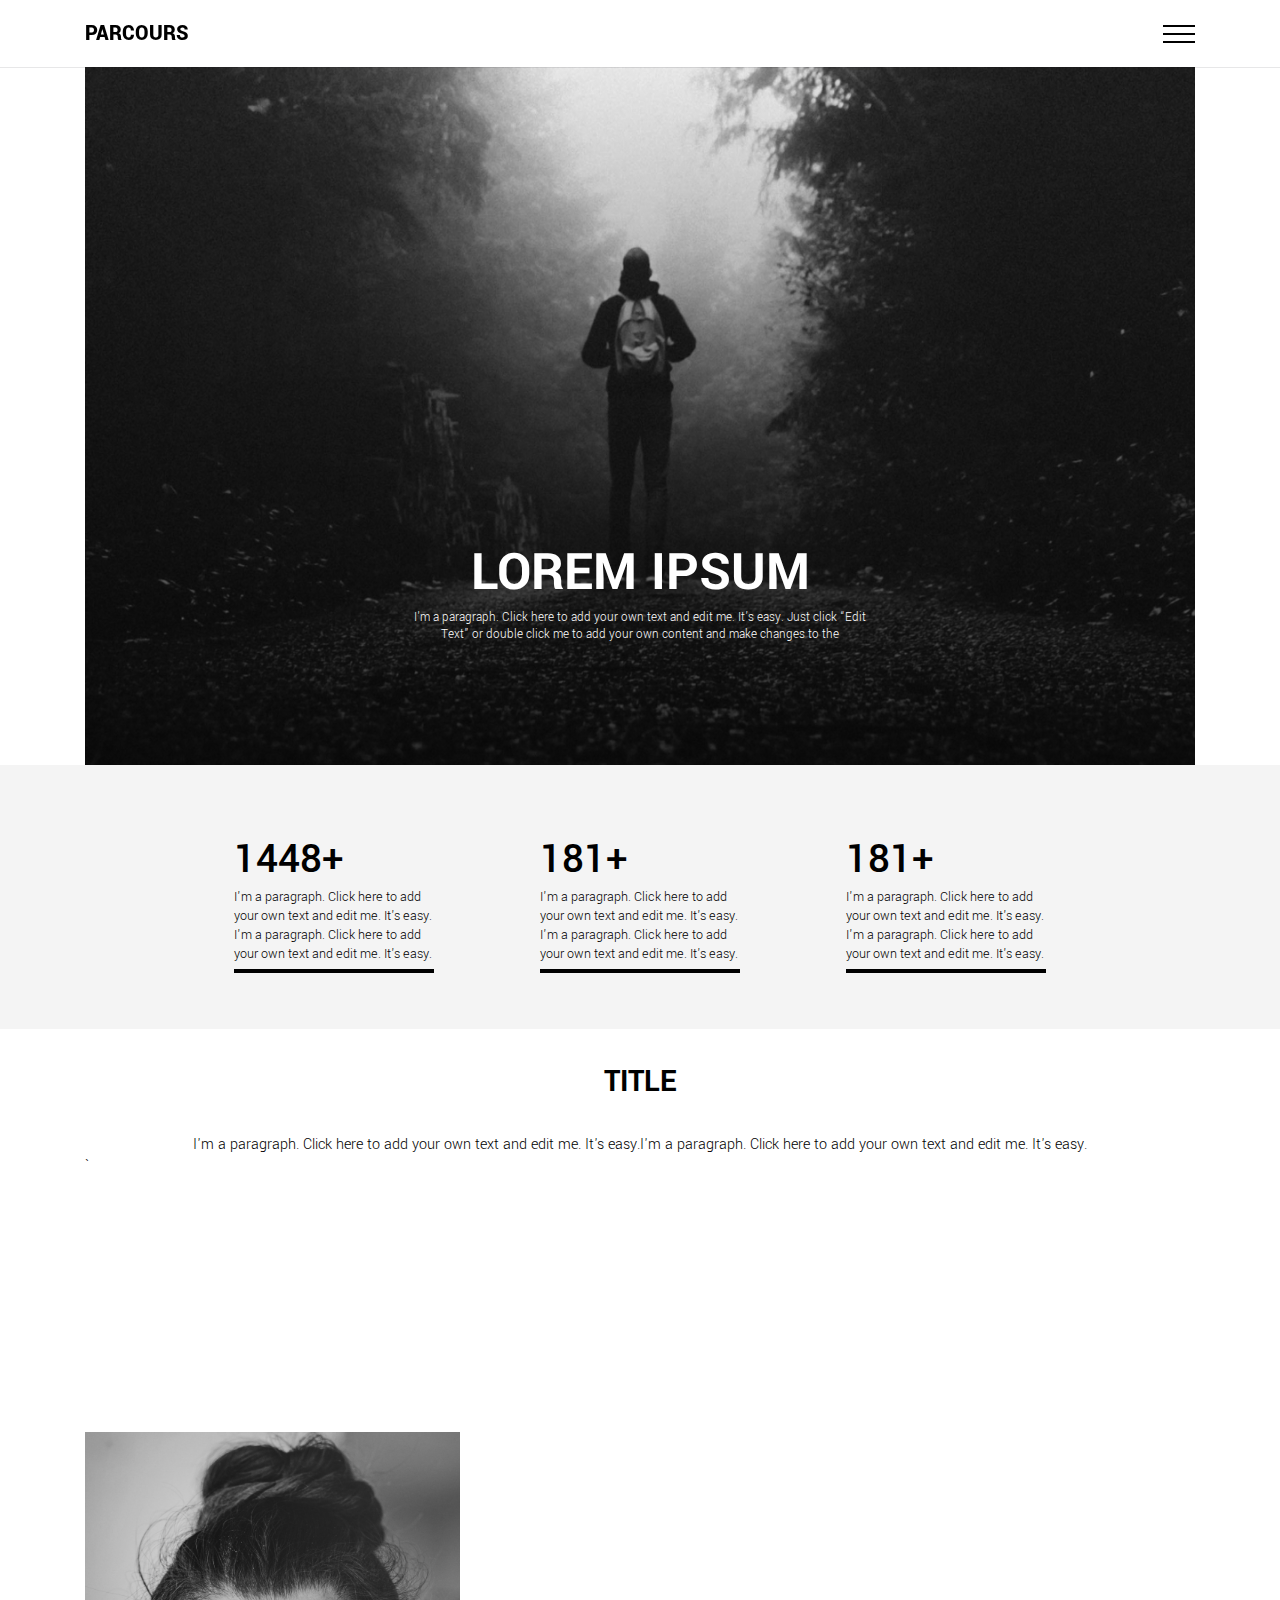
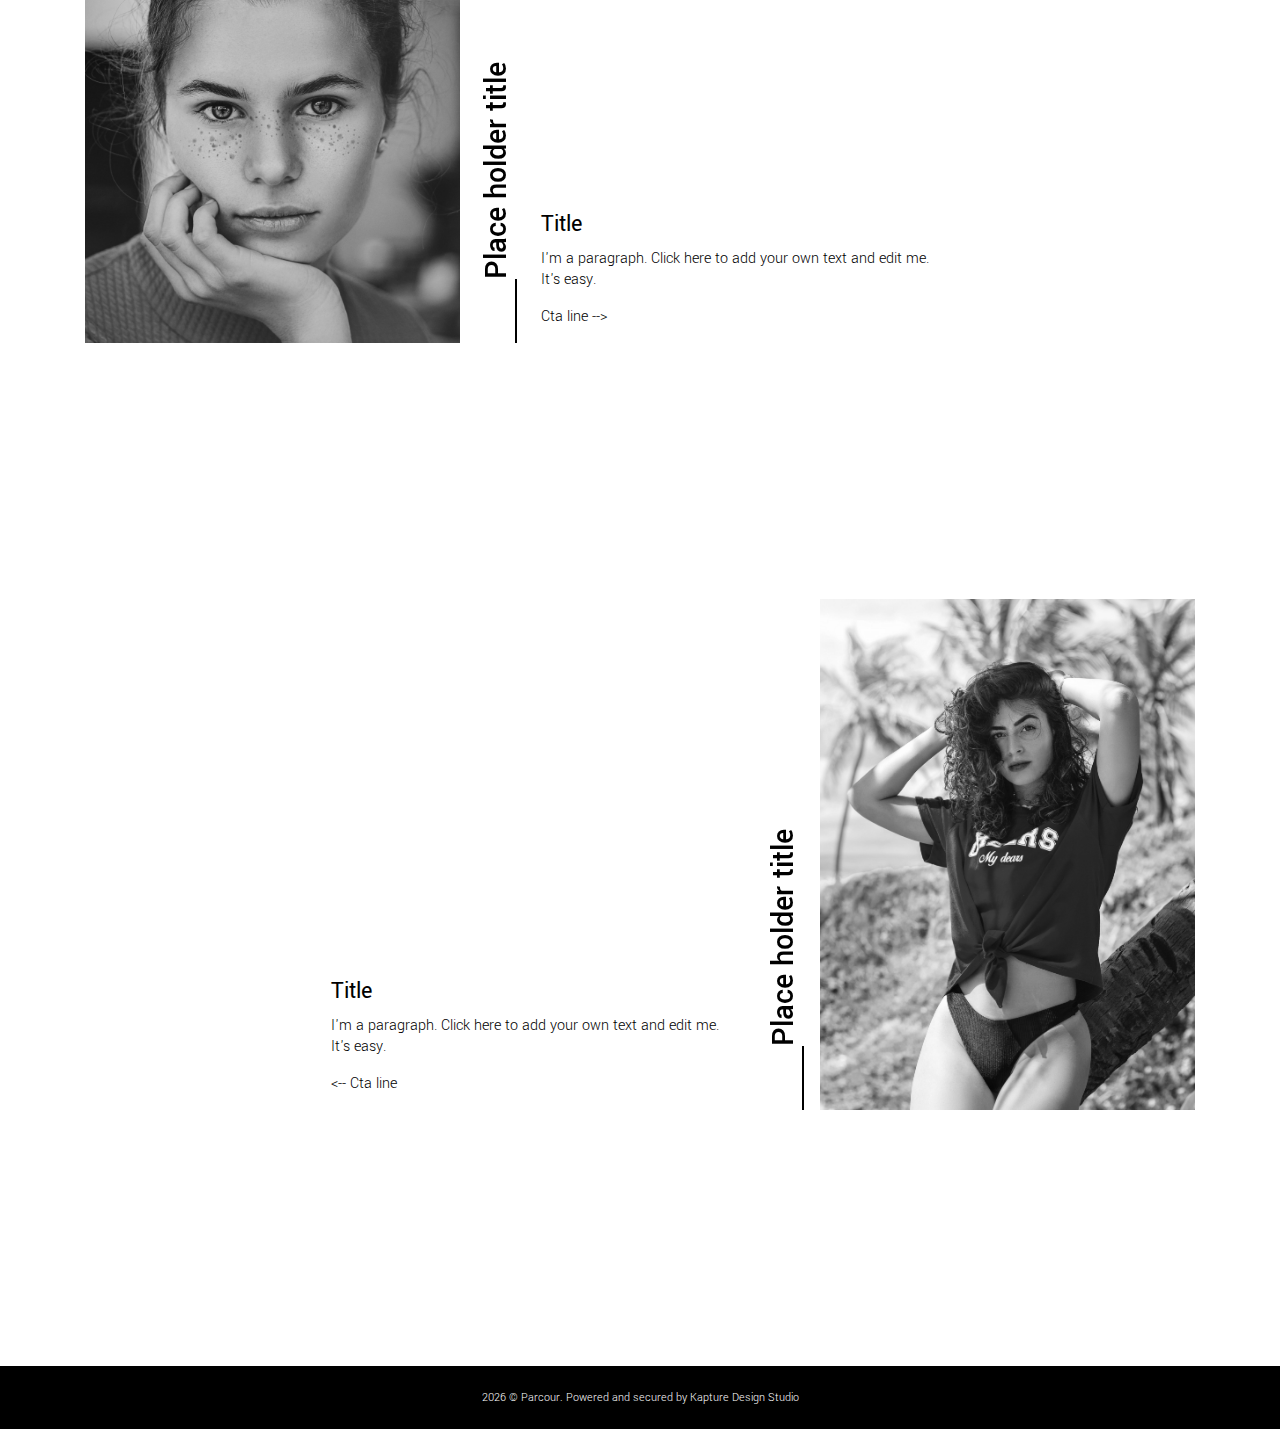
<file: index.html>
<!DOCTYPE html>
<html lang="en">

<head>
    <meta charset="UTF-8">
    <meta http-equiv="X-UA-Compatible" content="IE=edge">
    <meta name="viewport" content="width=device-width, initial-scale=1.0">
    <link rel="stylesheet" href="./css/variable.css">
    <link rel="stylesheet" href="./css/style.css">
    <!-- <script src="https: cdn.jsdelivr.net/npm/axios/dist/axios.min.js"></script> -->
    <title>Document</title>
</head>

<body>






    <!-- header  -->
    <header>
        <nav>
            <div class="logoname">PARCOURS</div>
            <div class="toggle-menu">
                <span></span>

            </div>



        </nav>
        <div class="links-container">
            <ul class="links">
                <li class="link "><a href="/index.html">Home</a></li>
                <li class="link "><a href="/about.html">About</a></li>
                <li class="link "><a href="/Gallery.html">Gallery</a></li>
                <li class="link "><a href="/contact.html">Contact</a></li>
            </ul>
        </div>

    </header>


    <!-- end-header  -->


    <!-- ###### Hero #####  -->
    <section class="hero">
        <div class="hero-img-container">
            <img src="./images/hero-covert.png" alt="" class="hero-img">
            <div class="hero-text-container">
                <h1>LOREM IPSUM</h1>
                <p>I'm a paragraph. Click here to add your own text and edit me. It’s easy. Just click “Edit Text” or
                    double
                    click me to add your own content and make changes to the </p>
            </div>
        </div>

    </section>




    <!-- ###### end Hero #####  -->
    <!-- ###### Section #####  -->

    <section class="section-one-main">
        <div class="section-one">

            <div class="sct-num-inc">
                <span class="numb" data-value="8000"></span>
                <p>I'm a paragraph.
                    Click here to add your own text and edit me.
                    It's easy.
                    I'm a paragraph.
                    Click here to add your own text and edit me.
                    It's easy.</p>


            </div>

            <div class="sct-num-inc">
                <span class="numb" data-value="400"></span>
                <p>I'm a paragraph.
                    Click here to add your own text and edit me.
                    It's easy.
                    I'm a paragraph.
                    Click here to add your own text and edit me.
                    It's easy. </p>


            </div>

            <div class="sct-num-inc">
                <span class="numb" data-value="1000"></span>
                <p>I'm a paragraph.
                    Click here to add your own text and edit me.
                    It's easy.
                    I'm a paragraph.
                    Click here to add your own text and edit me.
                    It's easy. </p>
            </div>

        </div>
    </section>

    <!-- ###### End of Section #####  -->



    <!-- ###### Section 2 #####  -->
    <section class="box-home section2-main">
        <div class="box-home-section-center section2-box-center">
            <div class="title-section">
                <h1>Title</h1>
                <p>I'm a paragraph. Click here to add your own text and edit me. It's easy.I'm a paragraph. Click here
                    to add your own text and edit me. It's easy.</p>

            </div>




            <!-- right -->
            ` <div class="box-home-container-right section2-container-left ">

                <div class="container-text-image-left">
                    <div class="image-box-home-right image-container-left">
                        <img src="./images/sct-2-1.jpg" alt="" class="img-home-2 img-sect2-left">
                    </div>
                    <div class="text-box-home-left">

                        <div class="vertical-text-left">
                            <div></div>
                            <h2>Place holder title</h2>

                        </div>
                        <div class="normal-text-left ">
                            <h4>Title </h4>
                            <p>I'm a paragraph. Click here to add your own text and edit me. It's easy. </p>
                            <a href="">Cta line --> </a>

                        </div>
                    </div>
                </div>
            </div>

            <!-- right -->

            <div class="box-home-container-right section2-container-right ">

                <div class="container-text-image-right">
                    <div class="image-box-home-right image-container-right">
                        <img src="./images/sct-2-2jpg.jpg" alt="" class="img-home-2 img-sect2-right">
                    </div>
                    <div class="text-box-home-right">

                        <div class="vertical-text-right">
                            <div></div>
                            <h2>Place holder title</h2>
                        </div>
                        <div class="normal-text-right ">
                            <h4>Title </h4>
                            <p>I'm a paragraph. Click here to add your own text and edit me. It's easy. </p>
                            <a href=""> <-- Cta line </a>
                        </div>
                    </div>
                </div>
            </div>
        </div>

    </section>

    <footer>
        <div class="footer-box">
            <p><span class="date"></span>&copy; <span>Parcour.</span> Powered and secured by Kapture Design Studio </p>
        </div>
    </footer>


    <!-- ###### end Section 2 #####  -->
    <script src="https: unpkg.com/axios/dist/axios.min.js"></script>
    <!-- <script src="https: cdn.jsdelivr.net/npm/axios/dist/axios.min.js"></script> -->
    <script src="./js/data.js"></script>
    <script src="./js/main.js"></script>

</body>

</html>
</file>
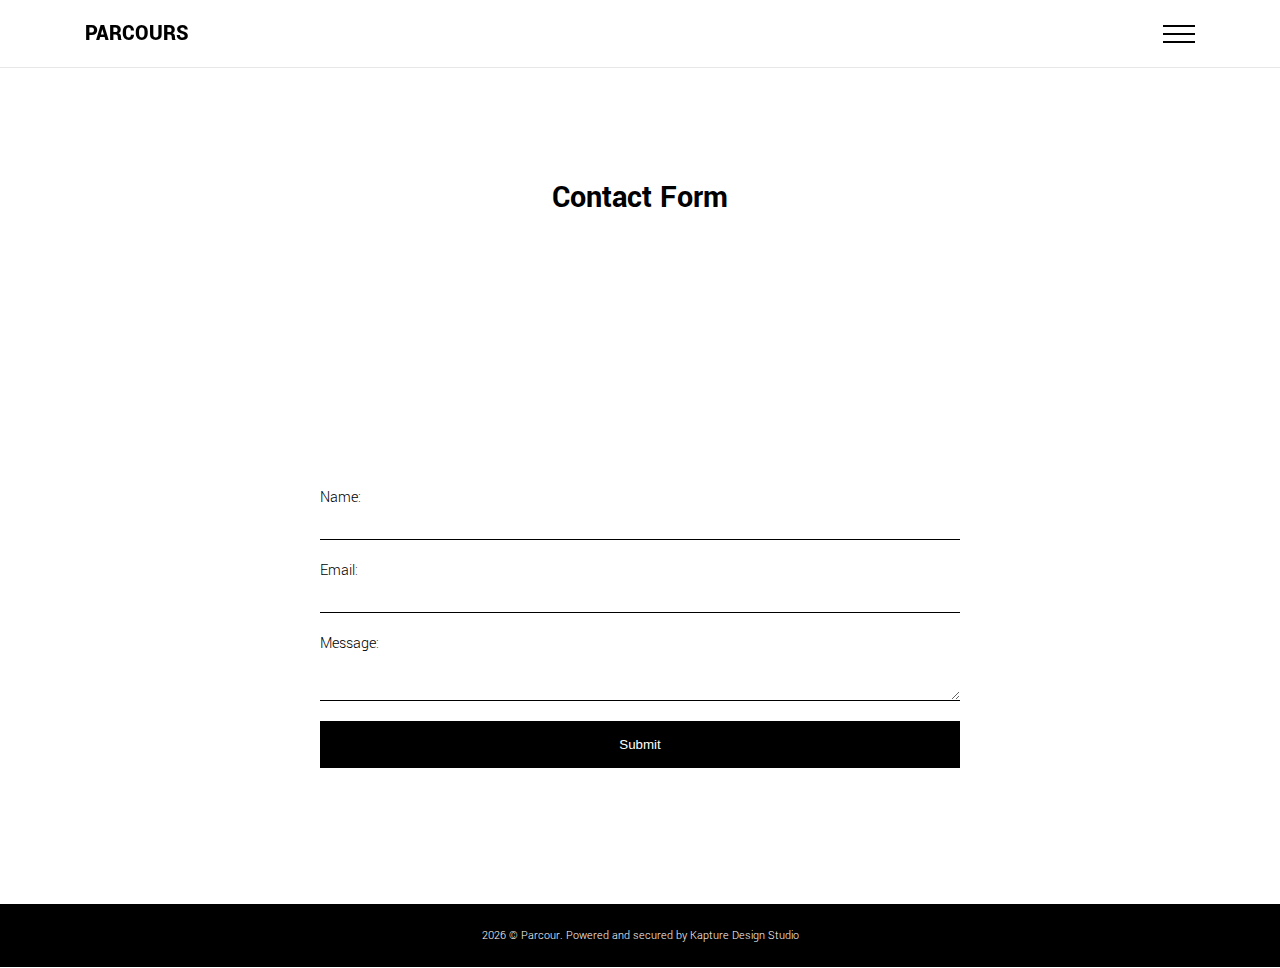
<file: contact.html>
<!DOCTYPE html>
<html lang="en">

<head>
    <meta charset="UTF-8">
    <meta http-equiv="X-UA-Compatible" content="IE=edge">
    <meta name="viewport" content="width=device-width, initial-scale=1.0">
    <link rel="stylesheet" href="./css/variable.css">
    <link rel="stylesheet" href="./css/style.css">
    <link rel="stylesheet" href="./css/contact.css">


    <!-- <script src="https: cdn.jsdelivr.net/npm/axios/dist/axios.min.js"></script> -->
    <title>Contact</title>
</head>



<header>
    <nav>
        <div class="logoname">PARCOURS</div>
        <div class="toggle-menu">
            <span></span>

        </div>



    </nav>
    <div class="links-container">
        <ul class="links">
            <li class="link "><a href="/index.html">Home</a></li>
            <li class="link "><a href="/about.html">About</a></li>
            <li class="link "><a href="/Gallery.html">Gallery</a></li>
            <li class="link "><a href="/contact.html">Contact</a></li>
        </ul>
    </div>

</header>
<section class="contact">
    <div class="title-container">
        <h1>Contact Form</h1>
    </div>




    <form id="form">
        <label for="name">Name:</label>
        <input type="text" id="username" name="username" required>

        <label for="email">Email:</label>
        <input type="email" id="email" name="email" required>

        <label for="message">Message:</label>
        <textarea id="message" name="message" required></textarea>

        <button class="btn-contact" type="submit">Submit</button>
    </form>
</section>

<footer>
    <div class="footer-box">
        <p><span class="date"></span>&copy; <span>Parcour.</span> Powered and secured by Kapture Design Studio </p>
    </div>
</footer>


<!-- ###### end Section 2 #####  -->
<script src="https: unpkg.com/axios/dist/axios.min.js"></script>
<!-- <script src="https: cdn.jsdelivr.net/npm/axios/dist/axios.min.js"></script> -->
<script src="./js/data.js"></script>
<script src="./js/main.js"></script>

</body>

</html>
</file>
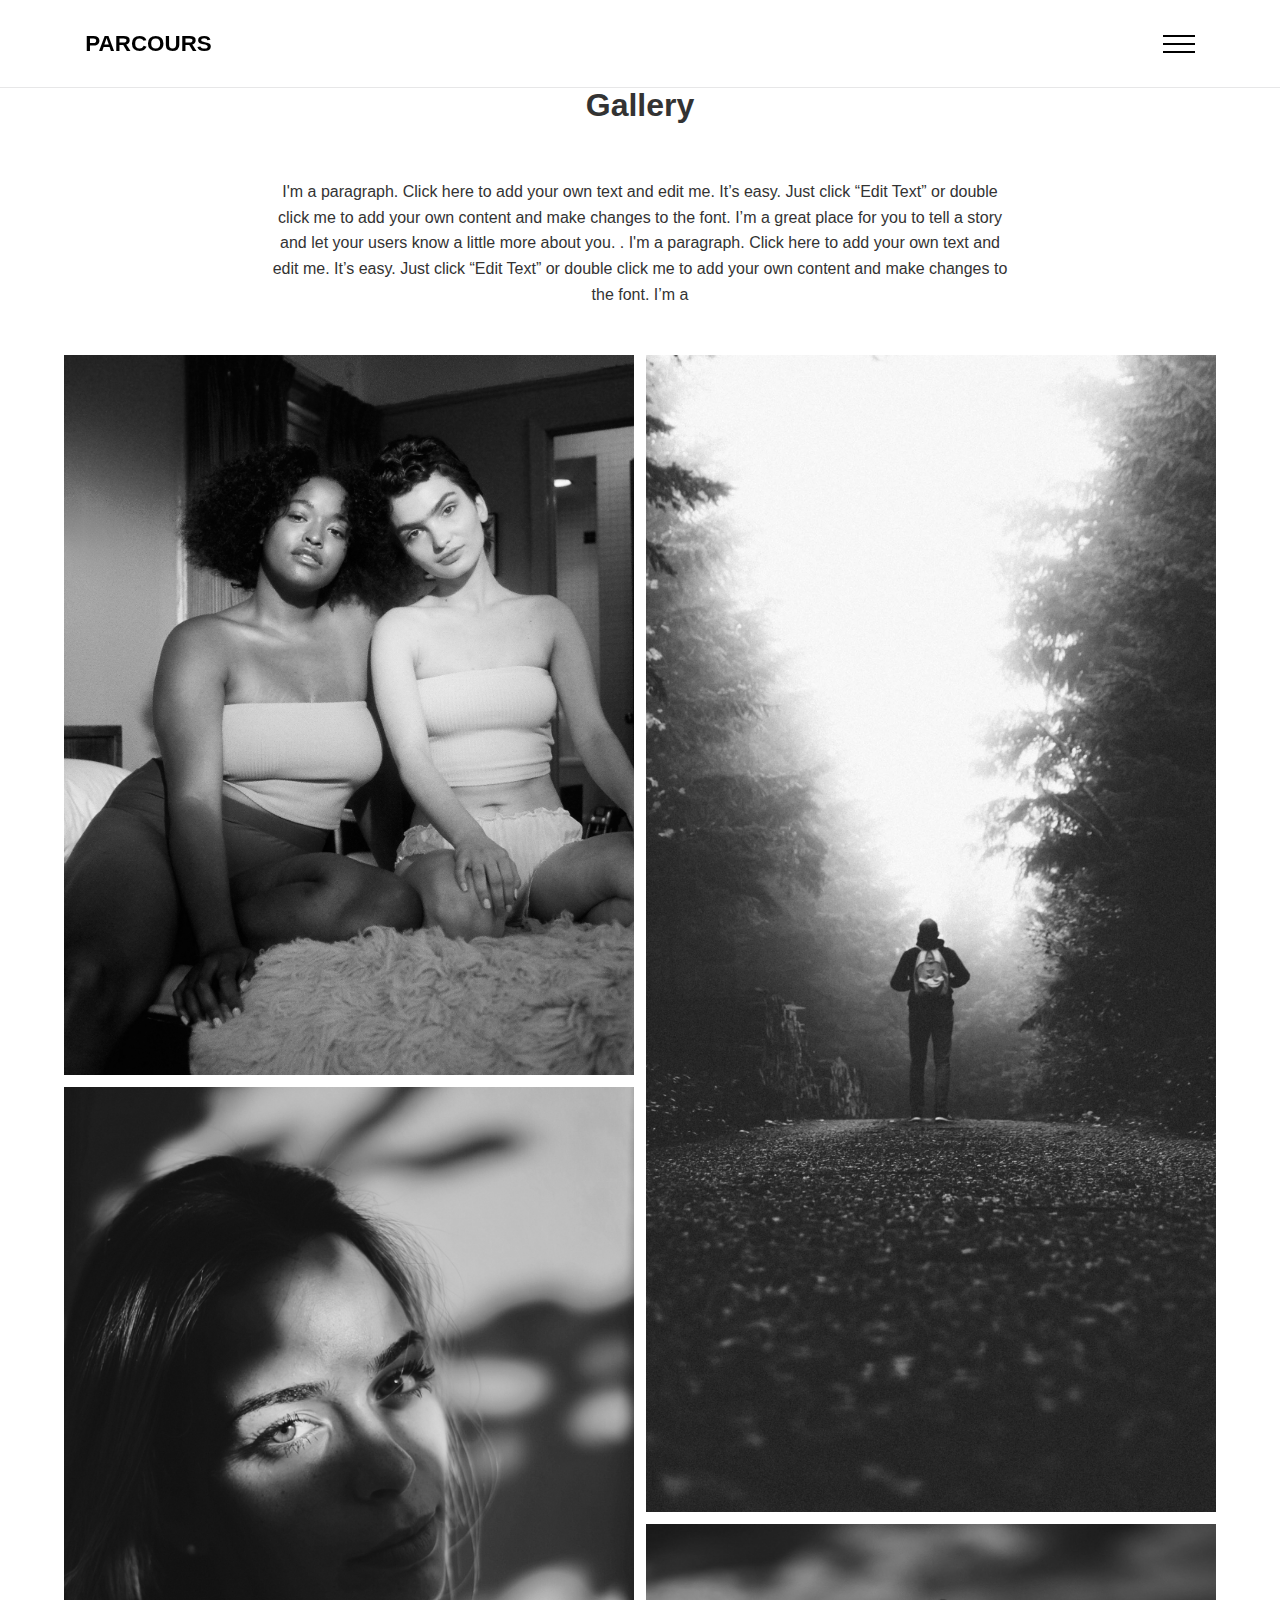
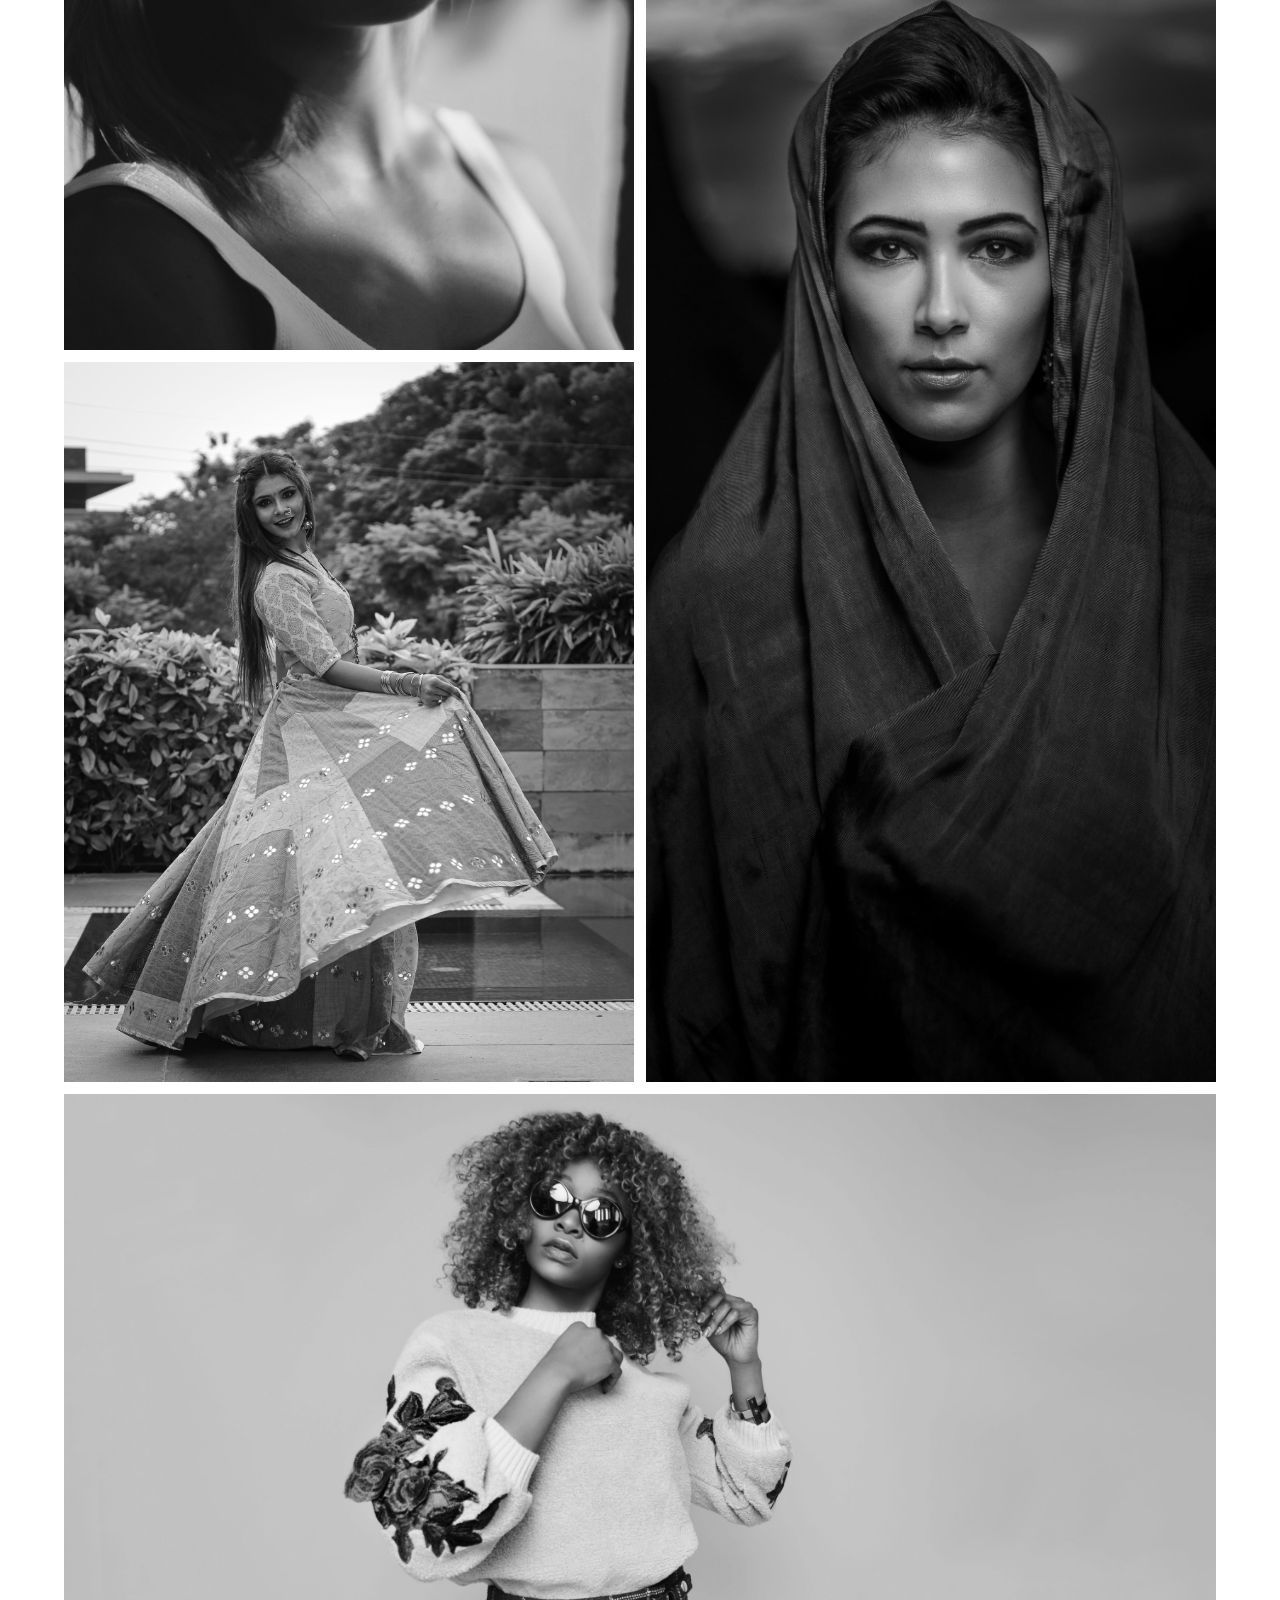
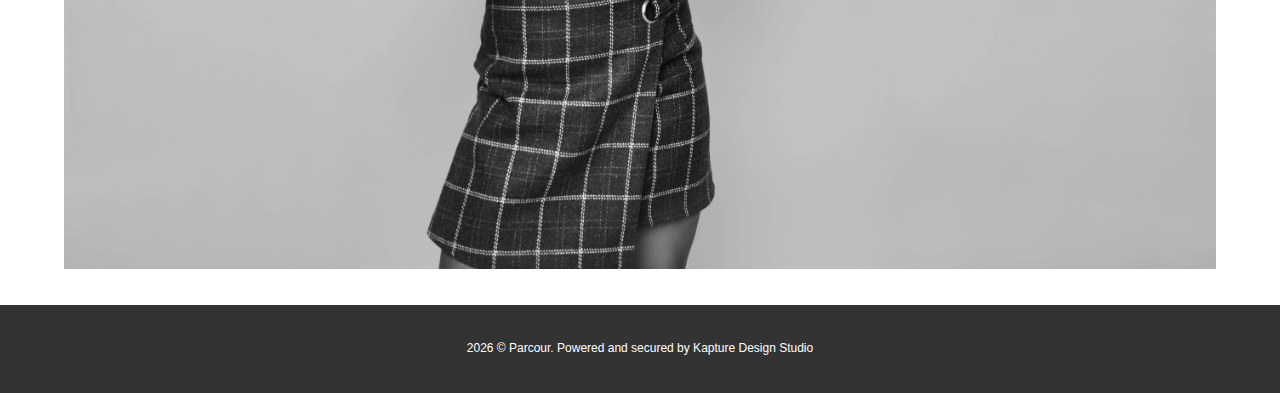
<file: Gallery.html>
<!DOCTYPE html>
<html lang="en">

<head>
    <meta charset="UTF-8">
    <meta http-equiv="X-UA-Compatible" content="IE=edge">
    <meta name="viewport" content="width=device-width, initial-scale=1.0">
    <link rel="stylesheet" href="./css/variable.css">
    <link rel="stylesheet" href="./css/style.css">
    <link rel="stylesheet" href="./css/gallery.css">
    <!-- <script src="https: cdn.jsdelivr.net/npm/axios/dist/axios.min.js"></script> -->
    <title>Gallery</title>
</head>

<header>
    <nav>
        <div class="logoname">PARCOURS</div>
        <div class="toggle-menu">
            <span></span>

        </div>



    </nav>
    <div class="links-container">
        <ul class="links">
            <li class="link "><a href="/index.html">Home</a></li>
            <li class="link "><a href="/about.html">About</a></li>
            <li class="link "><a href="/Gallery.html">Gallery</a></li>
            <li class="link "><a href="/contact.html">Contact</a></li>
        </ul>
    </div>

</header>



<div class="title-container">
    <h1>gallery</h1>
</div>

<div class="text-for-gal">
    <p>I'm a paragraph. Click here to
        add your own text and edit me.
        It’s easy. Just click “Edit Text” or double click me
        to add your own content and make changes to the font.
        I’m a great place for you to tell a story and let your users know a
        little more about you. . I'm a paragraph.
        Click here to add your own text and edit me.
        It’s easy. Just click “Edit Text” or
        double click me to add your own content
        and make changes to the font. I’m a </p>
</div>



<div class="gallery">
    <div class="image-container">



        <div class="img-g-1 image-container-gal gal-img"><img src="/images/billie-k2vn6he4lDQ-unsplash.jpg" alt="">
        </div>



        <div class="img-g-2  image-container-gal gal-img"><img src="/images/clement-m-F_-0BxGuVvo-unsplash(1).jpg"
                alt="">
        </div>




        <div class="img-g-3 image-container-gal gal-img"><img src="/images/lawless-capture-bL5mIaa_-pI-unsplash.jpg"
                alt="">
        </div>



        <div class="img-g-4 image-container-gal gal-img"><img src="/images/danie-franco-f49XhYbpiA0-unsplash.jpg"
                alt="">

        </div>


        <div class="img-g-5 image-container-gal gal-img"><img src="/images/pexels-jigar-maru-3020083.jpg" alt="">
        </div>



        <div class="img-g-6 image-container-gal gal-img"><img src="/images/pexels-godisable-jacob-794064.jpg" alt="">
        </div>


    </div>
    </section>

</div>


<footer>
    <div class="footer-box">
        <p><span class="date"></span>&copy; <span>Parcour.</span> Powered and secured by Kapture Design Studio </p>
    </div>
</footer>


<!-- ###### end Section 2 #####  -->
<script src="https: unpkg.com/axios/dist/axios.min.js"></script>
<!-- <script src="https: cdn.jsdelivr.net/npm/axios/dist/axios.min.js"></script> -->
<script src="./js/data.js"></script>
<script src="./js/main.js"></script>

</body>

</html>
</file>
<file: css/variable.css>
@import url("https://fonts.googleapis.com/css2?family=Inter:wght@400;700&family=Kanit:ital,wght@0,100;0,200;0,300;0,400;0,500;0,600;0,700;1,100;1,200;1,300&family=Roboto:ital,wght@0,100;0,300;0,400;0,500;0,700;0,900;1,100;1,300;1,400;1,500&family=Yantramanav:wght@100;300;400;500;700;900&display=swap");

/* @font-face {
    font-family: 'Avenir Next';
    src: url();
} */

/* @font-face {
    font-family: 'YourFontName';
    src: url('fonts/your-font-file.otf') format('opentype');
} */

* {
  margin: 0;
  padding: 0;
  box-sizing: border-box;
}

:root {
  /* max width and grid limit */

  --with-global: 86.67%;
  --with-max: 1120px;
  --width-image-intro-style: 71.53%;

  /* color */
  --primary-25: #000;
  --primary-75: #f2f6f7;
  --secondary: #f4f4f4;
  --neutral: #fff;

  /* font-family: "Avenir Next", sans-serif !important;
line-height: 1.5 !important; */
  /* font */
  font-size: 16px;
  font-weight: var(--font-weight-light);

  --primary-font: "Avenir Next", "Yantramanav", sans-serif;
  --secondary-fonts: "Roboto", "Kanit", "Inter";
  --font-weight-thin: 100;
  --font-weight-light: 300;
  --font-weight-regular: 400;
  --font-weight-medium: 500;
  --font-weight-bold: 700;
  --font-weight-black: 900;

  /* font size */

  /* --small:0.5rem;
  --small:1rem; // 
  --small:0.5rem;
  --small:0.5rem; */

  /* size limit */

  /* --max-width: 1120px; */
  /* --inner-image-box: 1035px; */
}

html {
  height: 100%;
}
body {
  height: 100%;
  background-color: var(--neutral);
  font-family: var(--primary-font);
}

a,
li {
  text-decoration: none;
  list-style: none;
}
</file>
<file: css/style.css>
/******* header *****/

header {
  width: 100%;
  background-color: var(--neutral);
  position: fixed;
  top: 0;
  left: 0;
  box-shadow: rgba(17, 17, 26, 0.1) 0px 1px 0px;
  z-index: 100;
  padding: 0.6rem 0; /* Use top and bottom padding from nav */
}

nav {
  width: var(--with-global);
  max-width: var(----with-max);
  display: flex;
  justify-content: space-between;
  align-items: center;
  margin: auto;
  padding: 0.6rem 0;
  z-index: 101;
}

/* logo */

.logoname {
  font-weight: var(--font-weight-black);
  font-size: 1.4rem;
}

/* humburger */
.toggle-menu {
  cursor: pointer;
}

.toggle-menu > span {
  display: block;
  width: 2rem;
  height: 0.125rem;
  background-color: var(--primary-25);
  position: relative;
  /* cursor: pointer; */
}

.toggle-menu > span::before {
  content: "";
  display: block;
  width: 2rem;
  height: 0.125rem;
  background-color: var(--primary-25);
  position: absolute;
  top: 0.5rem;
  left: 0;
}

.toggle-menu > span::after {
  content: "";
  display: block;
  width: 2rem;
  height: 0.125rem;
  background-color: var(--primary-25);
  position: absolute;
  left: 0;
  bottom: 0.5rem;
}

/* links */

/* .links-container {
  background-color: beige;
} */

ul {
  text-align: center;
}

ul li {
  padding: 2rem;

  transition: transform 10s ease;
}

ul li:hover {
  padding: 2rem;
  background-color: var(--primary-75);
  /* transition: transform 10s ease; */
}

ul li a {
  color: var(--primary-25);
  font-weight: var(--font-weight-regular);
  font-size: 1.1rem;
  padding: 0.6rem;
}

.links-container {
  height: 0;
  overflow: hidden;
  transition: height 0.3s ease;
}

/* class to menu toggle */

.links-container .show-links {
  height: auto !important;
  /* transition: transform 10s ease; */
}

/* hero  */

.hero-img-container {
  width: var(--with-global);
  max-width: var(----with-max);
  height: 85vh;
  margin: auto;
  position: relative;
}

.hero-img-container::before {
  content: "";
  position: absolute;
  width: 100%;
  height: 100%;
  top: 0;
  left: 0;
  z-index: 1;
  background: linear-gradient(to top, rgba(0, 0, 0, 0.7), rgba(0, 0, 0, 0));
}

.hero-img {
  width: 100%;
  height: 100%;
  object-fit: cover;
  z-index: -1;
}

.hero-text-container {
  position: absolute;
  top: 70%;
  left: 50%;
  transform: translateX(-50%);
  color: var(--neutral);
  margin: auto;
  /* border: 1px solid red; */
  width: 80%;
  position: absolute;
  text-align: center;
  z-index: 1;
}

.hero-text-container h1 {
  font-size: 2.5rem;
}

.hero-text-container p {
  /* width: 16rem; */
  width: 80%;
  font-weight: var(--font-weight-light);
  font-size: 0.8rem;
  margin: auto;
}

/* section one */
.section-one-main {
  background-color: var(--secondary);
  /* height: 24.1rem; */
}

.section-one {
  width: 80%;
  padding: 56px 0;
  display: flex;
  flex-direction: column;
  justify-content: center;
  align-items: center;
  gap: 56px;
  margin: auto;
  /* border: 1px solid red; */
}

.sct-num-inc {
  /* border: 1px solid red; */
  width: 350px;
  text-align: center;
  padding: 10px 0;
  position: relative;
}

.sct-num-inc span {
  font-size: 2rem;
  font-weight: var(--font-weight-medium);
}
.sct-num-inc p {
  font-size: 0.7rem;
  /* border: 1px solid green; */
  font-weight: var(--font-weight-light);
}

.sct-num-inc p::after {
  content: "";
  position: absolute;
  width: 100%;
  height: 4px;
  background-color: var(--primary-25);
  left: 0;
  bottom: 0;
}

/* media querry for tablet 768 */

@media screen and (min-width: 48rem) {
  /* body {
      background-color: aquamarine;
    } */

  /* hero  */
  .hero-text-container h1 {
    font-size: 56px;
  }

  .hero-text-container p {
    width: 30rem;
  }

  /* section one */

  .section-one {
    flex-direction: row;
    justify-content: space-evenly;
    gap: 0;
    /* padding: 0; */
  }

  .sct-num-inc {
    width: 200px;
    text-align: left;
    /* border: 1px solid green; */
  }

  .sct-num-inc span {
    font-size: 2.7rem; /*  Twicked*/
  }
  .sct-num-inc p {
    font-size: 0.9rem; /*  Twicked*/
    /* border: 1px solid green; */
  }
}

/*    ###### Section 2 #####  mobile */

/* title  */
/* .section2-box-title h1 {
  font-size: 2rem;
  text-align: center;
  padding: 6rem 0;
  text-transform: uppercase;
  border: rgb(155, 63, 63) 1px solid;
  background-color: aqua;
} */

/* img left */
/*############## image bloc */
/* title */
.section2-main h1 {
  font-size: 2rem;
  text-align: center;
  padding: 2rem 0;
  text-transform: uppercase;

  /* border: red 1px solid; */
}

.section2-main .title-section p {
  text-align: center;
  padding: 0 20px;
}

/* container for image and text */

.box-home-section-center {
  /* width: var(--width-image-intro-style); */
  width: var(--with-global);
  max-width: var(--with-max);
  margin: auto;
  /* border: 1px solid green; */
}

.image-container-left {
  width: 100%;
  height: 511px;
  /* to remove in desk top */
  margin: auto;
}

.container-text-image-left {
  width: 90%;
  display: flex;
  flex-direction: column; /* change here in media  */
  /* align-items: flex-end; */
  justify-content: center;
  /* border: 1px solid red; */
  margin: 256px auto;
  background-color: var(--neutral);
  /* box-shadow: rgba(0, 0, 0, 0.45) 0px 25px 20px -20px; */
  /* box-shadow: rgba(0, 0, 0, 0.15) 0px 3px 3px 0px;  */
}

.image-container-left .img-sect2-left {
  width: 100%;
  height: 100%;
  object-fit: cover;
  filter: grayscale(100%);
}

.text-box-home-left {
  display: flex;
  align-items: flex-end;
  margin: 36px 0 0 0;
}
.vertical-text-left {
  display: flex;
  flex-direction: row;
  font-size: 1.5rem;
  writing-mode: vertical-rl;
  transform: rotate(180deg);
  white-space: nowrap;
  position: relative;
  padding-right: 16px;
}

.vertical-text-left h2 {
  font-size: 1.5rem;
  font-weight: var(--font-weight-medium);
}
.vertical-text-left div {
  width: 0.1rem;
  height: 4rem;
  background-color: black;
  margin-right: auto;
}

.text-box-home-left .normal-text-left {
  padding: 24px;
  font-size: 1rem;
  margin-bottom: 36px;
  font-size: 0.9rem;
}

.text-box-home-left .normal-text-left h4 {
  margin-bottom: 8px;
  font-size: 1rem;
  font-weight: var(--font-weight-regular);
}

.text-box-home-left .normal-text-left a {
  display: inline-block;
  margin: 16px 0;
  color: var(--primary-25);
}

@media screen and (min-width: 580px) {
  .image-container-left {
    width: 100%;
    height: 550px;
    margin-left: auto;
    margin-right: unset;
  }

  .vertical-text-left h2 {
    font-size: 2rem;
  }

  .text-box-home-left .normal-text-left {
    padding: 24px;

    margin-bottom: 36 px;
    font-size: 1rem;
    order: 1;
    /* border: 1px solid red; */
  }

  .text-box-home-left .normal-text-left h4 {
    margin-bottom: 8px;
    font-size: 1.5rem;
    font-weight: var(--font-weight-regular);
  }
}

@media screen and (min-width: 720px) {
  .image-container-left {
    width: 403px;
    height: 511px;
  }
  .container-text-image-left {
    width: 80%;
    display: flex;
    flex-direction: row; /* change here in media  */
    align-items: flex-end;
    justify-content: center;

    margin: 256px 256px 0 auto;
  }

  .vertical-text-left h2 {
    font-size: 2rem;
  }

  .text-box-home-left .normal-text-left {
    padding-bottom: 0px;

    margin-bottom: 0px;
    font-size: 1rem;
    order: 1;
  }
}

/* img right */
/*############## image bloc */

/* container for image and text */

.image-container-right {
  width: 100%;
  height: 511px;
  /* to remove in desk top */
  margin: auto;
}

.container-text-image-right {
  width: 90%;
  display: flex;
  flex-direction: column; /* change here in media  */
  /* align-items: flex-end; */
  justify-content: center;
  /* border: 1px solid red; */
  margin: 256px auto;
  /* box-shadow: rgba(0, 0, 0, 0.15) 0px 3px 3px 0px; */
  /* box-shadow: rgba(0, 0, 0, 0.45) 0px 25px 20px -20px; */
}

.image-container-right .img-sect2-right {
  width: 100%;
  height: 100%;
  object-fit: cover;
  filter: grayscale(100%);
  order: -1;
}

.text-box-home-right {
  display: flex;
  align-items: flex-end;
  order: 1;
  margin: 36px 0 0 0;
}
.vertical-text-right {
  display: flex;
  flex-direction: row;
  writing-mode: vertical-rl;
  transform: rotate(180deg);
  white-space: nowrap;
  position: relative;
  padding-left: 16px;
  /* border: 1px solid black; */
}

.vertical-text-right h2 {
  font-size: 1.5rem;
  font-weight: var(--font-weight-medium);
  order: 1;
}
.vertical-text-right div {
  width: 0.1rem;
  height: 4rem;
  background-color: black;
  margin-right: auto;
}

.text-box-home-right .normal-text-right {
  padding: 24px;
  font-size: 1rem;
  margin-bottom: 36px;
  font-size: 0.9rem;
  order: 1;
  /* border: 1px solid red; */
  /* font-weight: 300; */
}

.text-box-home-right .normal-text-right h4 {
  margin-bottom: 8px;
  font-size: 1rem;
  font-weight: var(--font-weight-regular);
}

.text-box-home-right .normal-text-right a {
  display: inline-block;
  margin: 16px 0;
  color: var(--primary-25);
}

@media screen and (min-width: 580px) {
  .image-container-right {
    width: 100%;
    height: 550px;
    margin-right: unset;
  }

  .vertical-text-right h2 {
    font-size: 2rem;
  }

  .text-box-home-right .normal-text-right {
    padding: 24px;

    margin-bottom: 36 px;
    font-size: 1rem;
    order: 1;
    /* border: 1px solid red; */
  }

  .text-box-home-right .normal-text-right h4 {
    margin-bottom: 8px;
    font-size: 1.5rem;
    font-weight: var(--font-weight-regular);
  }
}

@media screen and (min-width: 720px) {
  .image-container-right {
    width: 403px;
    height: 511px;
  }
  .container-text-image-right {
    width: 80%;
    display: flex;
    flex-direction: row; /* change here in media  */
    align-items: flex-end;
    justify-content: center;
    order: 1;
    margin-top: 256px;
    margin-bottom: 256px;
    margin-left: auto;
    margin-right: 0;
  }

  .text-box-home-right {
    order: -1;
    /* align-items: flex-end; */
  }

  .vertical-text-right h2 {
    /* font-size: 1.8rem; */
    order: 1;
  }

  .text-box-home-right .normal-text-right {
    padding-bottom: 0;
    order: 1;
    order: -1;
    margin-bottom: 0;
  }
}

/* footer */

footer {
  background-color: var(--primary-25);
}

.footer-box {
  color: var(--neutral);
  padding: 24px 0;
  font-size: 12px;
  text-align: center;
}
</file>
<file: css/contact.css>
/* contact  */

.contact {
  display: flexbox;
  justify-content: center;
  align-items: center;
  /* border: 4px solid rgb(159, 255, 4); */
  height: calc(100vh - 64px);
}
.title-container {
  margin-top: 68.38px;
  padding: 109px 0;
  text-align: center;
}

#form {
  width: 50%;
  display: flex;
  flex-direction: column;
  justify-content: center;
  margin: 160px auto;
}

#form input[type="text"],
#form input[type="email"],
#form textarea {
  padding: 8px 5px;
  border: none;
  border-bottom: 1px solid black;
  margin-bottom: 20px;
  overflow: auto;
}

#form input[type="text"]:focus,
#form input[type="email"]:focus,
#form textarea {
  stroke: none;
  outline: none;
  border-bottom: 1px solid black;
}

#form textarea::-webkit-scrollbar {
  display: none;
}
.btn-contact {
  background-color: black;
  color: white;
  padding: 16px;
  border: none;
  stroke: none;
  outline: none;
}
</file>
<file: css/gallery.css>
/* galery */

.title-container {
  text-align: center;
  margin-top: 80px;
  text-transform: capitalize;
}

.gallery {
  width: 90%;
  margin: 36px auto;
}

.text-for-gal {
  width: 60%;
  padding: 12px;
  margin: 36px auto;
  text-align: center;
}

.image-container-gal img {
  display: inline-block;
  width: 100%;
  height: 100%;
  object-fit: cover;
  filter: blur(350px);
}

.image-container {
  display: flex;
  flex-direction: column;
  transition: all 0.3s ease-in-out;
}

@media screen and (min-width: 550px) {
  .image-container {
    display: grid;
    /* grid-template-columns: repeat(2, 200px); */
    grid-template-columns: repeat(auto-fit, minmax(300px, 1fr));
    grid-auto-rows: repeat(6, 1fr);
    overflow: hidden;
    justify-content: center;
    align-content: center;
    gap: 12px;
    /* grid-auto-flow: dense; */
  }

  .img-g-1 {
    grid-column: 1/2;
    grid-row: 1/2; /* This item spans two rows */
  }

  .img-g-2 {
    grid-column: 2/3;
    grid-row: 1/3; /* Corrected from 1/2 to 1/3 */
  }

  .img-g-3 {
    grid-column: 1/2;
    grid-row: 2/4; /* Corrected from 2/4 to 3/5 */
  }

  .img-g-4 {
    grid-column: 2/3;
    grid-row: 3/5;
  }

  .img-g-5 {
    grid-column: 1/2;
    grid-row: 4/5; /* Corrected from 4/7 to 5/7 */
  }

  .img-g-6 {
    grid-column: 1/3;
    grid-row: 5/6;
  }
}

/* ############about ###################*/

body {
  font-family: Arial, sans-serif;
  margin: 0;
  padding: 0;
  line-height: 1.6;
  color: #333;
}

header {
  /* background: #4caf50; */
  color: rgb(0, 0, 0);
  padding: 1rem 0;
  text-align: center;
}

.container {
  max-width: 1200px;
  margin: 0 auto;
  padding: 20px;
}

.about-section {
  background: #f4f4f4;
  padding: 40px;
  margin-bottom: 20px;
  border-radius: 8px;
}

.about-section {
  text-align: center;
}

.about-content {
  display: grid;
  grid-template-columns: 1fr 1fr;
  gap: 20px;
}

.about-content img {
  width: 100%;
  border-radius: 8px;
}

.about-content div {
  display: flex;
  flex-direction: column;
  justify-content: center;
}

.about-content p {
  text-align: justify;
  margin: 0;
}

footer {
  text-align: center;
  background: #333;
  color: white;
  padding: 10px 0;
}

/* Responsive Design */
@media (max-width: 768px) {
  .about-content {
    grid-template-columns: 1fr;
  }
}
</file>
